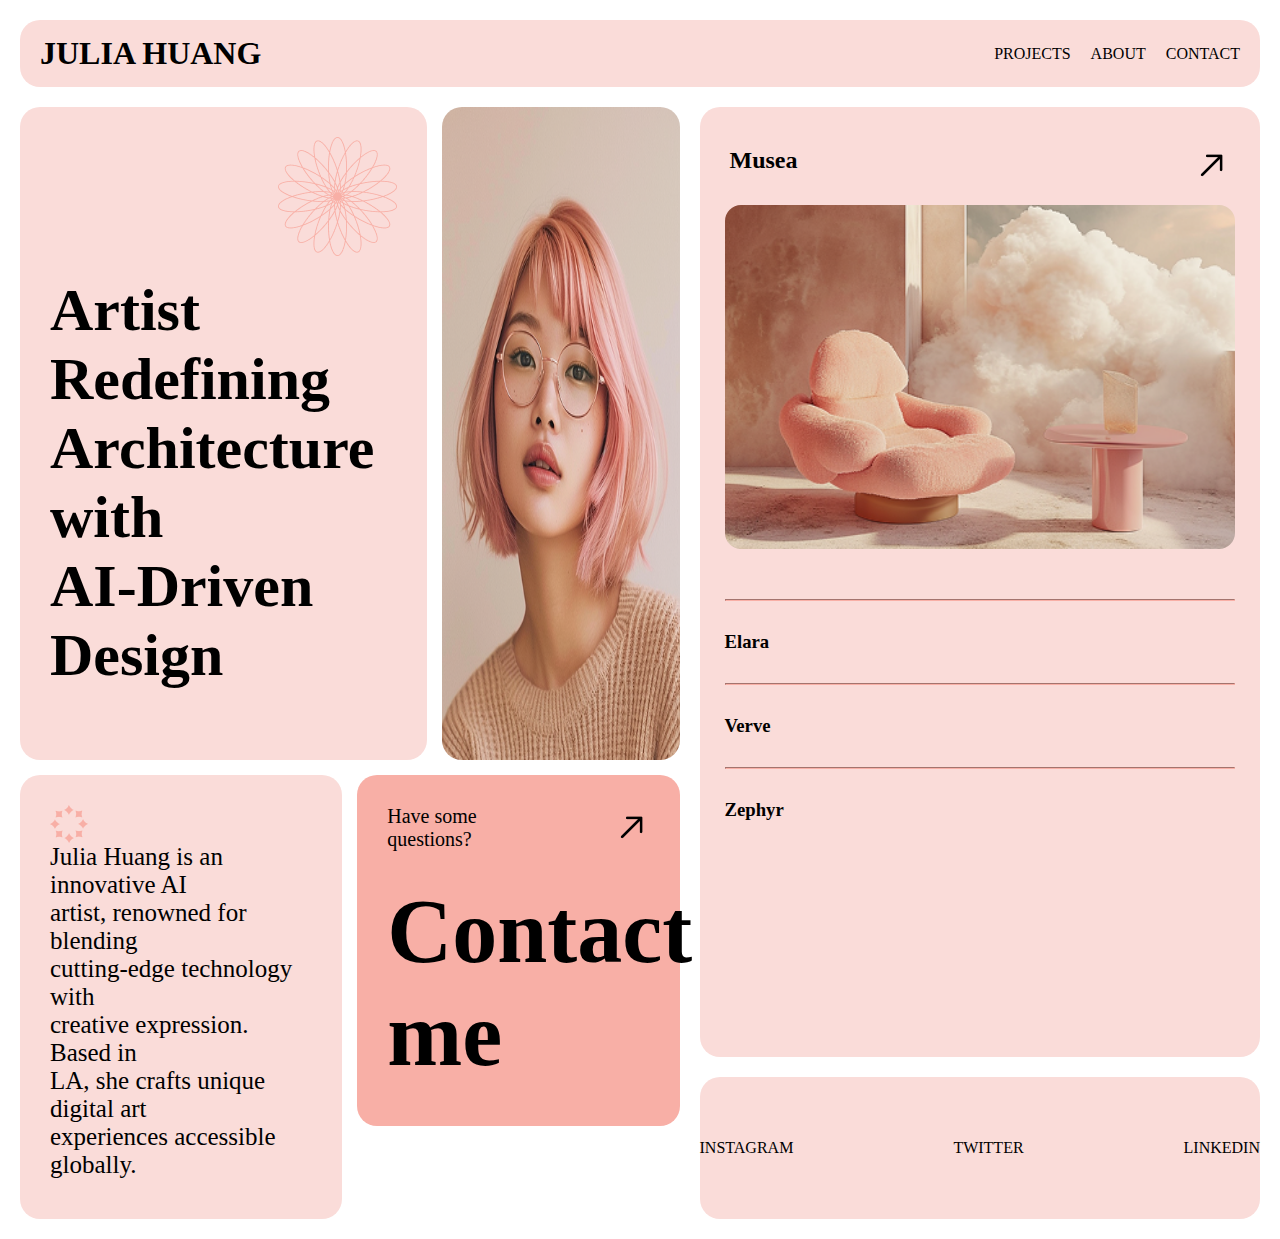
<file: index.html>
<!DOCTYPE html>
<html lang="en"> <!-- Declaración del tipo de documento y lenguaje -->
<head>
    <meta charset="UTF-8"> <!-- Codificación de caracteres -->
    <meta name="viewport" content="width=device-width, initial-scale=1.0"> <!-- Adaptación responsive -->
    <title>Julia Huang</title> <!-- Título de la pestaña del navegador -->
    <link rel="stylesheet" href="style.css"> <!-- Vinculación con el archivo CSS -->
</head>
<body>

    <!-- NAVBAR / ENCABEZADO PRINCIPAL -->
    <header class="headerprin">
        <h1>JULIA HUANG</h1> <!-- Nombre principal -->

        <nav class="links"> <!-- Menú de navegación -->
            <a href="#">PROJECTS</a>
            <a href="#">ABOUT</a>
            <a href="#">CONTACT</a>
        </nav>
    </header>

    <!-- CONTENIDO PRINCIPAL -->
    <div class="todoelcontenidoo">    
        <main>

            <!-- PRIMERA TARJETA (Título + Icono) -->
            <article class="articulo1">
                <img src="assets/FLOWER ICON.png" alt="icon"> <!-- Icono decorativo -->
                <h1>
                    Artist Redefining <br>
                    Architecture with <br>
                    AI-Driven Design
                </h1>
            </article>

            <!-- Imagen principal destacada -->
            <div class="imageninde">
                <img src="assets/IMAGE.png" alt="Main image" class="main-img">
            </div>

            <!-- SEGUNDA TARJETA (Biografía) -->
            <article class="articulo2"> 
                <img src="assets/CIRCLE ICON.png" alt="icon" class="icon">
                <p>
                    Julia Huang is an innovative AI <br> artist, renowned for blending <br>
                    cutting-edge technology with <br> creative expression. Based in <br> LA,
                    she crafts unique digital art <br> experiences accessible globally.
                </p>
            </article>

            <!-- TERCERA TARJETA (Contacto) -->
            <article class="articulo3">
                <header class="headerar3">
                    <p>Have some <br> questions?</p>
                    <img src="assets/ARROW.png" alt="Imagen">
                </header>
                <h2>Contact me</h2>
            </article>

        </main>

        <!-- COLUMNA DERECHA -->
        <div class="columna_derecha">

            <!-- TARJETA DE PROYECTOS -->
            <article class="articulo4">
                <header class="headerar4">
                    <h2>Musea</h2>
                    <img src="assets/ARROW.png" alt="imagen">
                </header>

                <!-- Imagen dentro de la tarjeta -->
                <div class="imagennube">
                    <img src="assets/lilcoderman_pink_chair_sitting_on_table_in_a_room_in_the_style__8f5e5aa9-38f8-4af0-89f3-8572b0ae9362 1.png" alt="imagen">
                </div>

                <!-- Lista de proyectos -->
                <section>
                    <hr>
                    <h3>Elara</h3>
                    <hr>
                    <h3>Verve</h3>
                    <hr>
                    <h3>Zephyr</h3>
                </section>
            </article>

            <!-- FOOTER / REDES SOCIALES -->
            <footer>
                <nav>
                    <a href="">INSTAGRAM</a>
                    <a href="">TWITTER</a>
                    <a href="">LINKEDIN</a>
                </nav>
            </footer>
        </div>
    </div>
</body>
</html>
</file>
<file: style.css>
/* RESETEO GENERAL */
*{
    margin: 0;
    padding: 0;
    box-sizing: border-box; /* Asegura que padding y border no afecten el tamaño total */
}

/* HEADER PRINCIPAL */
.headerprin {
    display: flex; /* Flexbox para alinear elementos */
    justify-content: space-between; /* Espaciado entre título y menú */
    align-items: center; /* Centrado vertical */
    padding: 15px 20px;
    margin: 20px;
    background: #FADCD9; /* Color pastel */
    border-radius: 20px; /* Bordes redondeados */
}

.links {
    display: flex;
    gap: 20px; /* Espaciado entre enlaces */
}

.headerprin a {
    text-decoration: none; /* Quitar subrayado */
    color: black;
}

.headerprin a:hover{
    color: rgb(0, 110, 255); /* Cambio de color al pasar el mouse */
}

/* CONTENEDOR PRINCIPAL */
.todoelcontenidoo{
    display: grid; /* Layout en dos columnas */
    grid-template-columns: 2fr 1fr; /* Columna izquierda más grande */
    gap: 20px;
    margin: 0px 20px 20px;
}

/* TARJETA 1 */
.articulo1{
    display: flex;
    background-color: #FADCD9;
    grid-column: 1 / span 5; /* Ocupa varias columnas */
    gap: 20px;
    border-radius: 20px;
    flex-direction: column;
    justify-content: space-between;
    align-items: flex-end;
    padding: 30px 30px 70px;
}

.articulo1 img{
    width: 119px;
    height: 119px;
}

.articulo1 h1{
    align-self: self-start; /* Alinea el título a la izquierda */
    font-size: 60px;
}

/* IMAGEN PRINCIPAL */
.imageninde{
    grid-column: 6 / span 3; /* Ubicación en el grid */
}

.imageninde img{
    width: 100%;
    height: 100%;
    border-radius: 20px ;
}

/* TARJETA 2 (Bio) */
.articulo2{
    background-color: #FADCD9;
    grid-column: 1 / span 4;
    border-radius: 20px;
    display: flex;
    flex-direction: column;
    justify-content: space-between;
    padding: 30px 30px 40px;
}

.articulo2 img{
    width: 38px;
    height: 38px;
}

.articulo2 p{
    font-size: 25px;
}

/* TARJETA 3 (Contacto) */
.articulo3{
    background-color: #F8AFA6;
    grid-column: 5 / span 4;
    height: 351px;
    border-radius: 20px;
    display: flex;
    flex-direction: column;
    justify-content: space-between;
    padding: 30px 30px 40px;
}

.headerar3{
    display: flex;
    justify-content: space-between;
    align-items: center;
}

.articulo3 p{
    font-size: 20px;
}

.articulo3 h2{
    font-size: 90px; /* Texto grande para destacar */
}

/* GRID PRINCIPAL */
main{
    display: grid;
    grid-template-columns: repeat(8, 1fr); /* 8 columnas iguales */
    gap: 15px;
}

/* TARJETA 4 (Proyectos) */
.articulo4{
    background-color: #FADCD9;
    border-radius: 20px;
    grid-row: 1 / 7; /* Ocupa varias filas */
}

/* FOOTER */
footer{
    background-color: #FADCD9;
    border-radius: 20px;
    grid-row: 7;
    display: flex;
    justify-content: space-around;
    align-items: center;
}

footer a{
    text-decoration: none;
    color: black;
}

footer nav{
    display: flex;
    gap: 10rem; /* Espaciado grande entre enlaces */
}

footer a:hover{
    color: blue;
}

/* COLUMNA DERECHA */
.columna_derecha{
    display: grid;
    grid-template-rows: repeat(7, 1fr);
    gap: 20px;
}

/* Imagen dentro de la tarjeta de proyectos */
.imagennube{
    display: flex;
    margin: 0 25px 50px 25px;
    justify-content: center;
}

.imagennube img{
    border-radius: 16px;
    width: 100%;
}

/* Sección de proyectos */
.articulo4 section{
    display: flex;
    flex-direction: column;
    margin: 0 25px 0 25px;
    gap: 30px;
}

/* Header dentro de la tarjeta de proyectos */
.headerar4{
    display: flex;
    justify-content: space-between;
    margin: 20px 10px;
    padding: 20px 20px 0;
}

/* Estilo de líneas divisorias */
hr{
    border-color: #F8AFA6;
}
</file>
